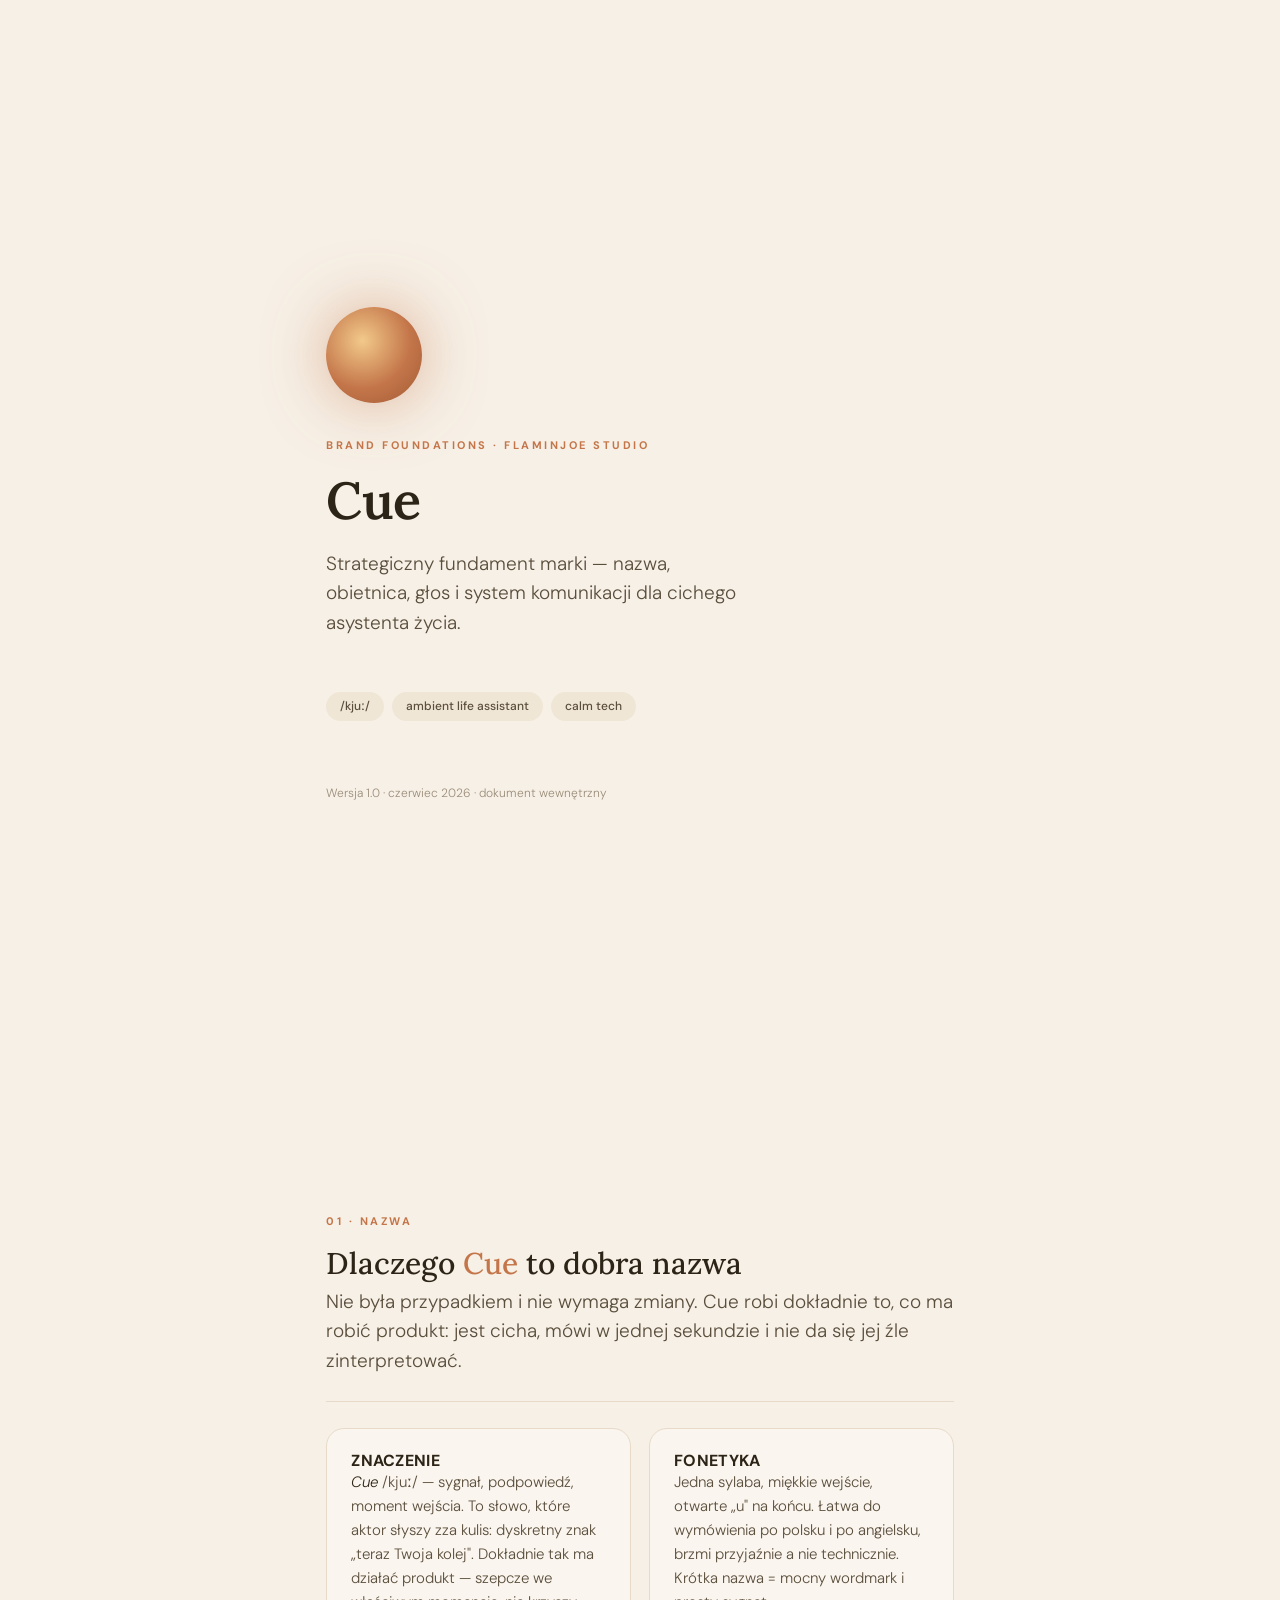
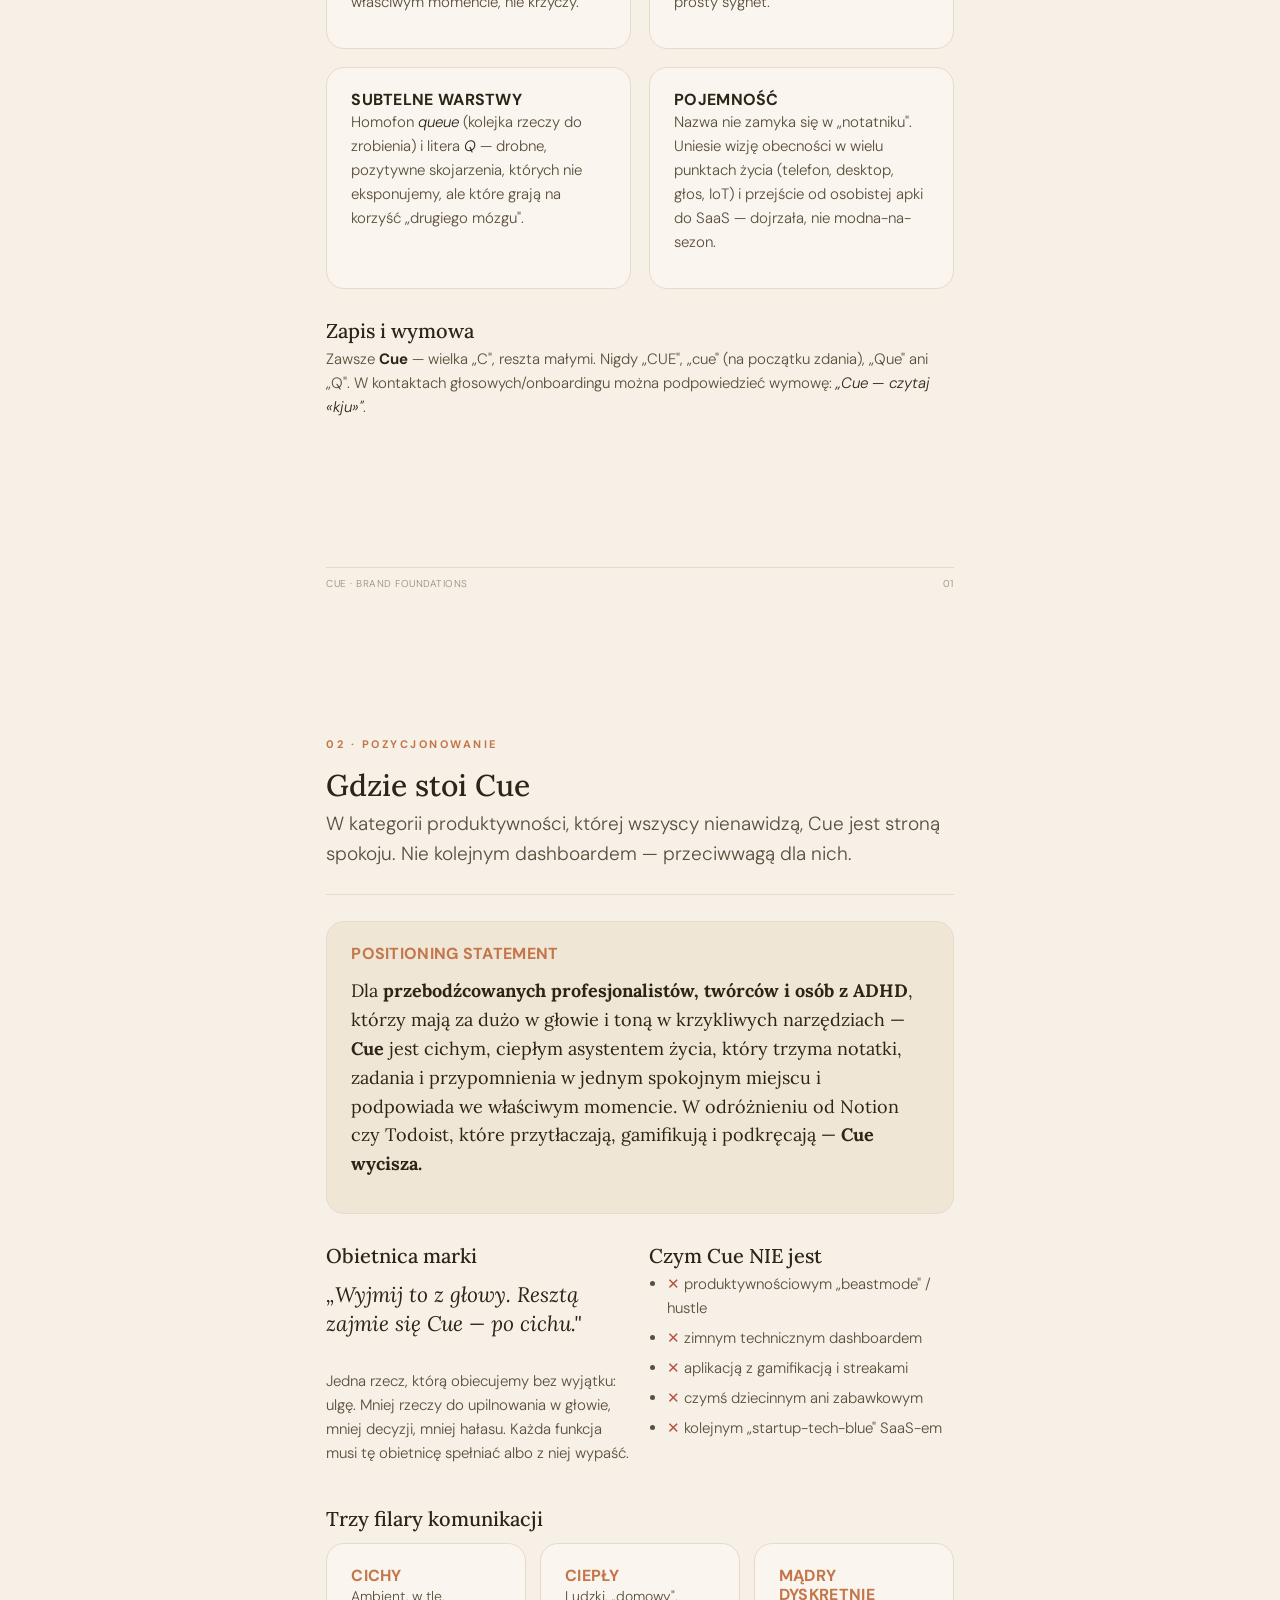
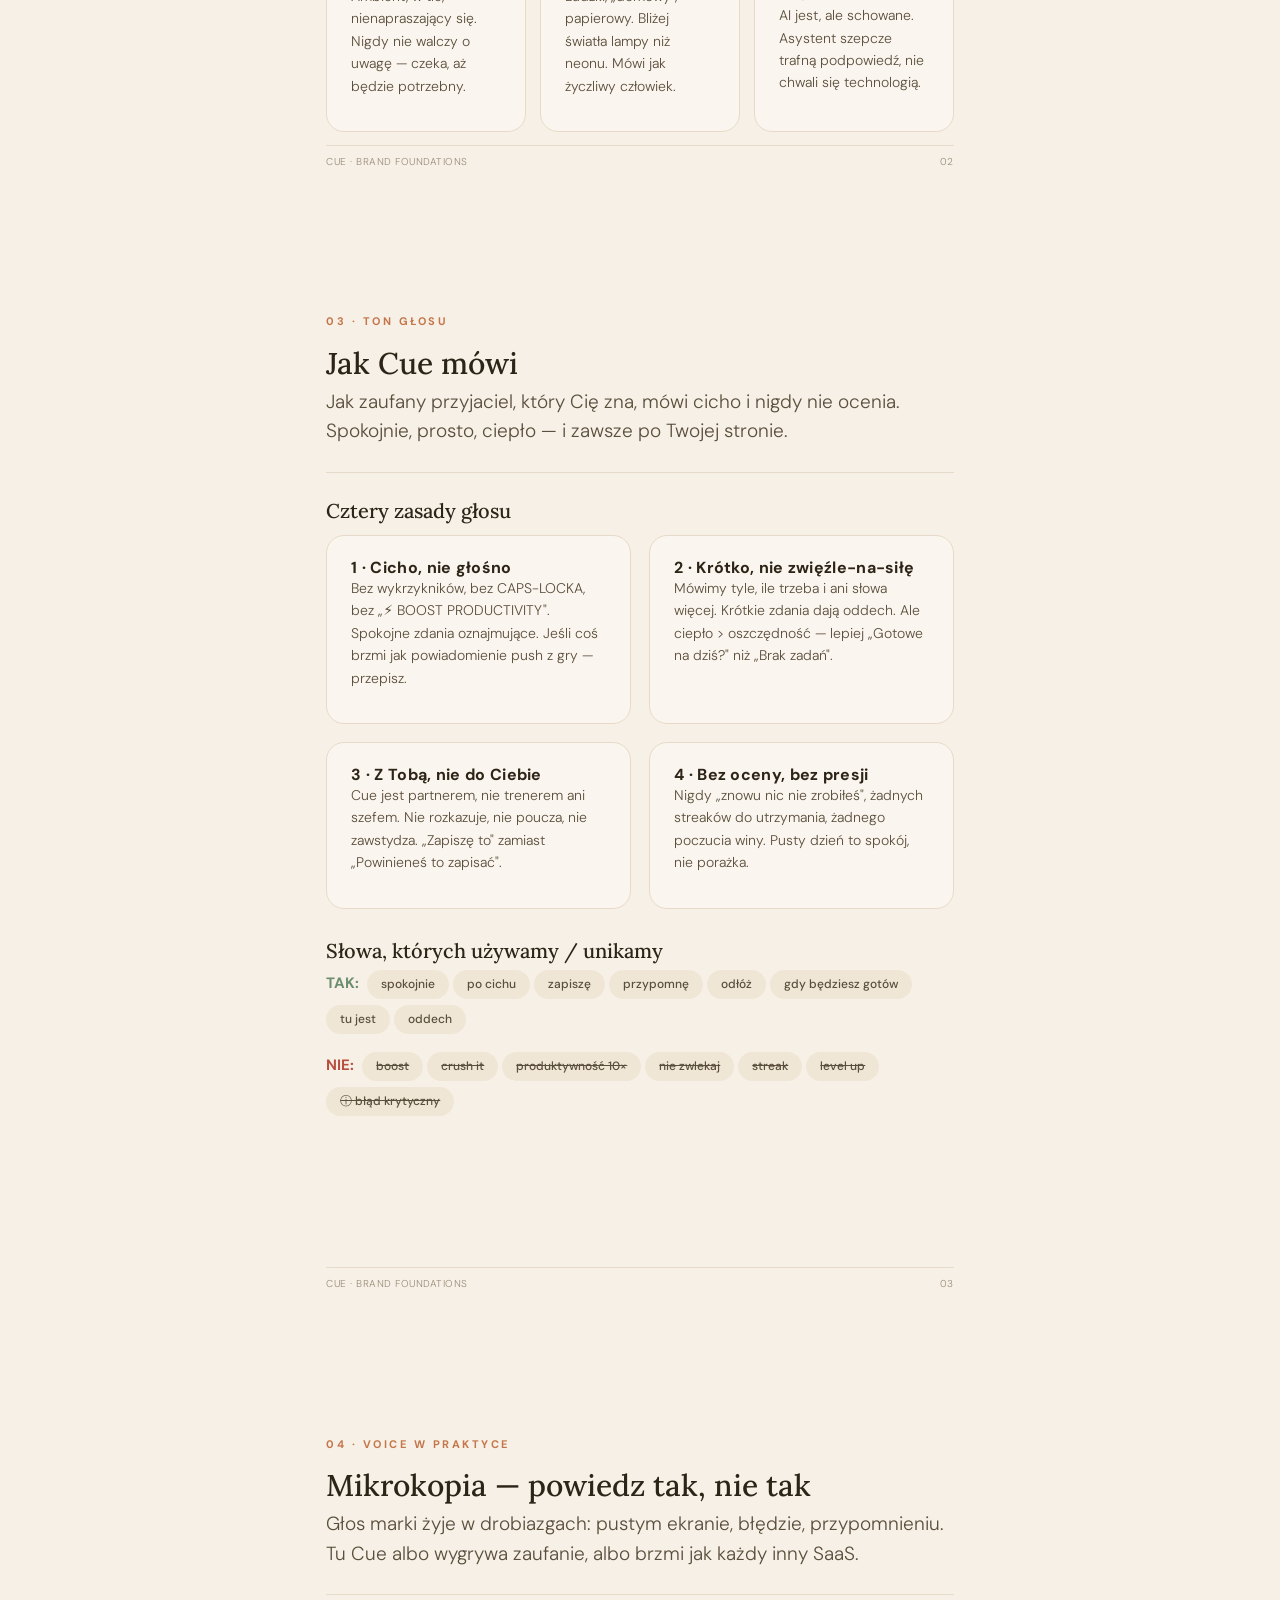
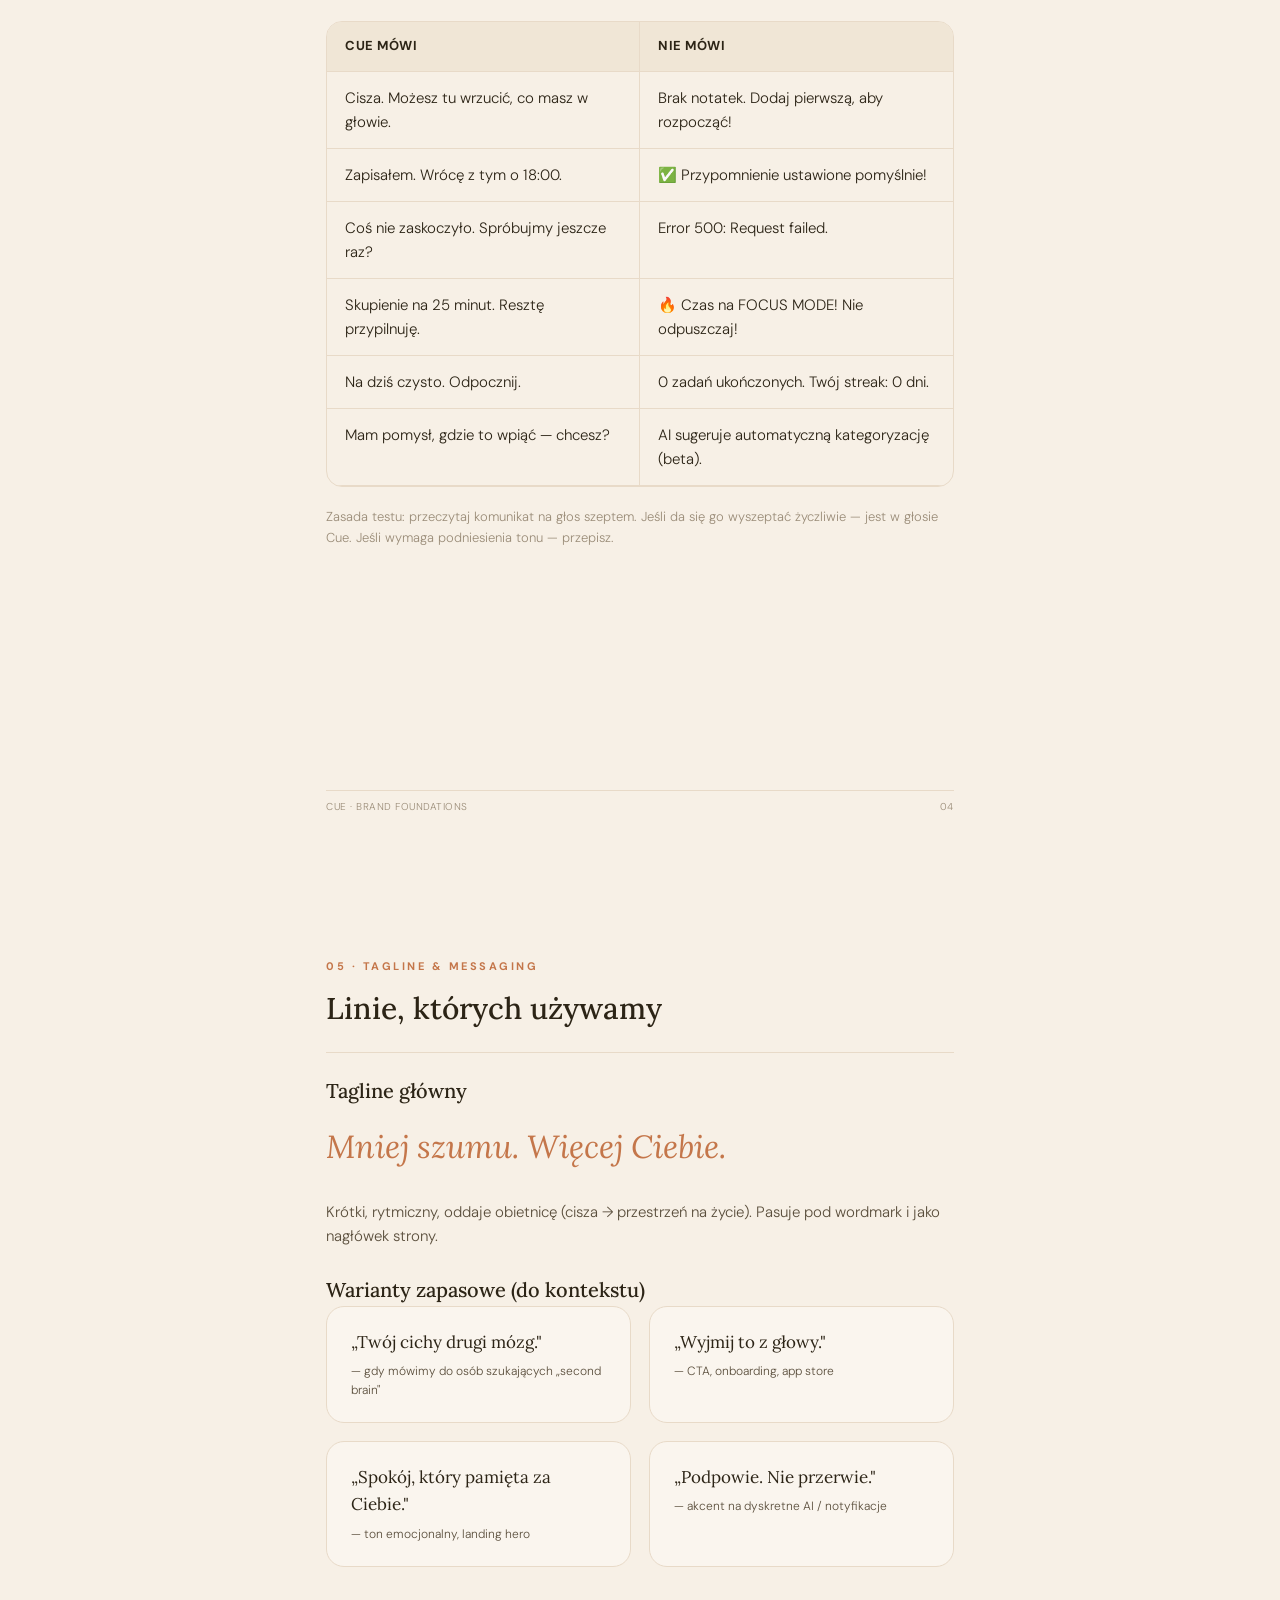
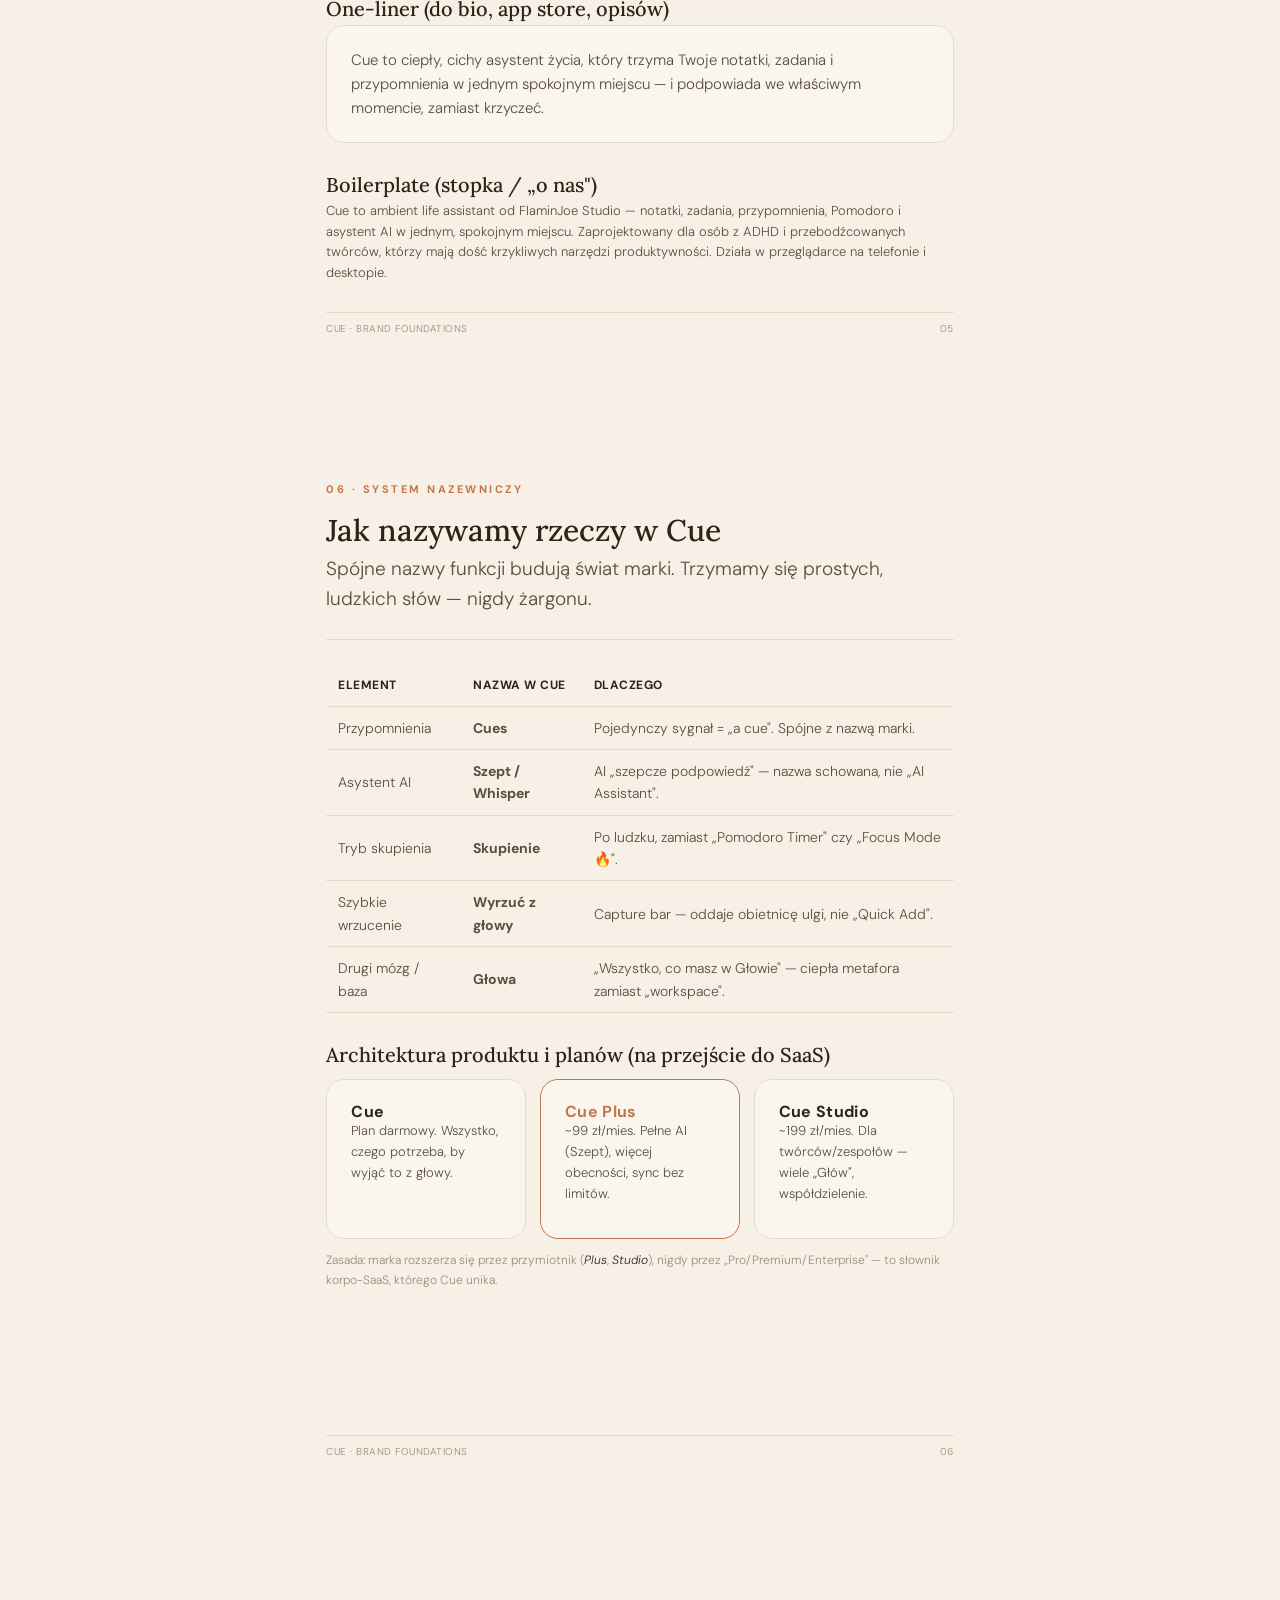
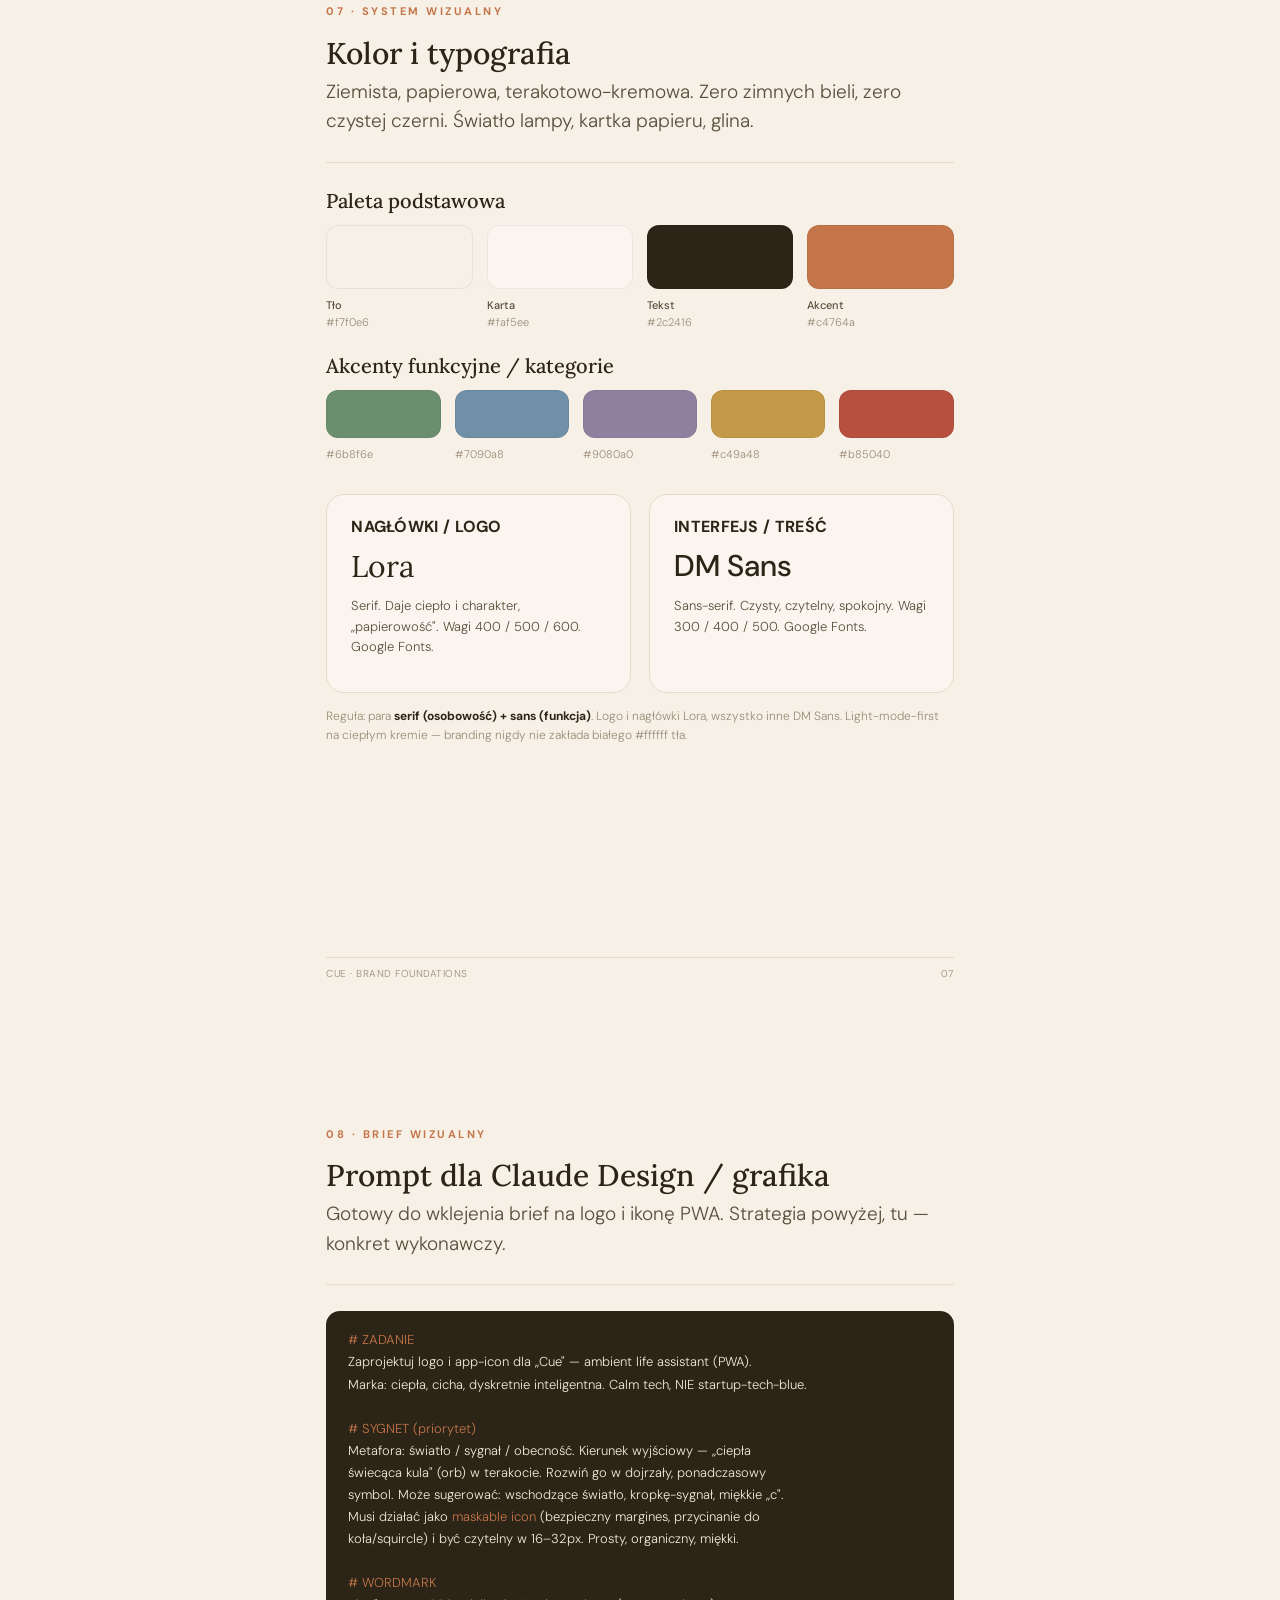
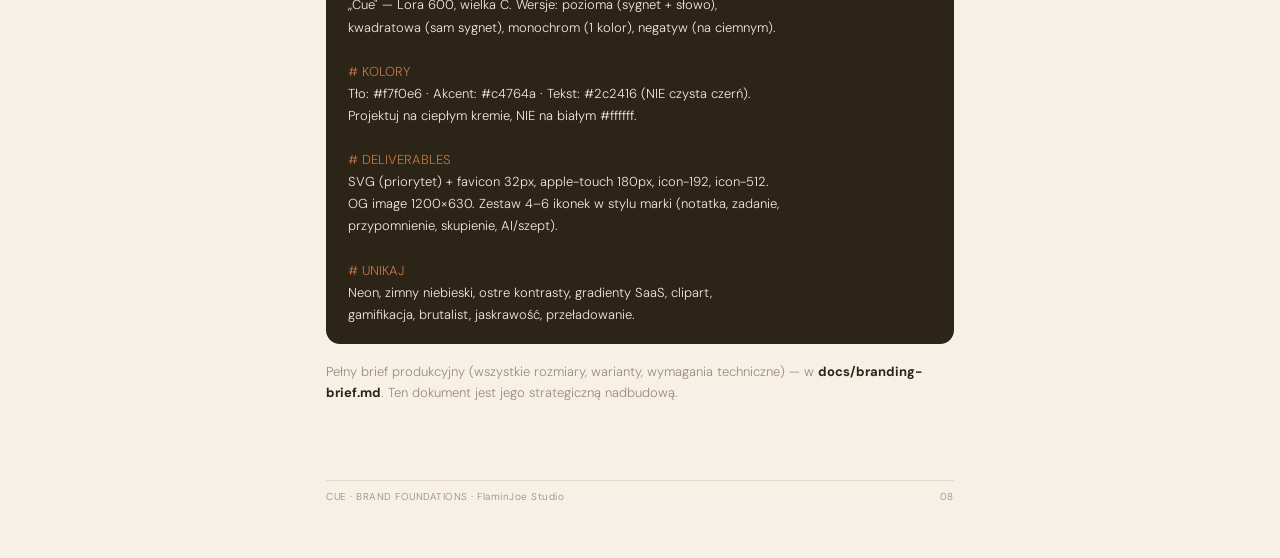
<file: docs/cue-brand.html>
<!DOCTYPE html>
<html lang="pl">
<head>
<meta charset="UTF-8">
<title>Cue — Brand Foundations</title>
<link rel="preconnect" href="https://fonts.googleapis.com">
<link rel="preconnect" href="https://fonts.gstatic.com" crossorigin>
<link href="https://fonts.googleapis.com/css2?family=Lora:ital,wght@0,400;0,500;0,600;1,400&family=DM+Sans:wght@300;400;500;700&display=swap" rel="stylesheet">
<style>
  :root{
    --bg:#f7f0e6; --bg2:#f0e6d6; --bg3:#e8dac8; --card:#faf5ee;
    --ink:#2c2416; --ink2:#5a4e3c; --ink3:#9a8c78;
    --accent:#c4764a; --green:#6b8f6e; --blue:#7090a8;
    --purple:#9080a0; --gold:#c49a48; --red:#b85040;
  }
  *{box-sizing:border-box; margin:0; padding:0;}
  html{-webkit-print-color-adjust:exact; print-color-adjust:exact;}
  body{
    font-family:'DM Sans',system-ui,sans-serif;
    color:var(--ink); background:var(--bg);
    font-weight:300; line-height:1.6; font-size:15px;
  }
  .page{
    width:210mm; min-height:297mm; margin:0 auto; padding:24mm 22mm;
    background:var(--bg); position:relative; page-break-after:always;
  }
  .page:last-child{page-break-after:auto;}
  h1,h2,h3,h4{font-family:'Lora',Georgia,serif; font-weight:500; color:var(--ink); line-height:1.2;}
  h1{font-size:52px; font-weight:600; letter-spacing:-0.5px;}
  h2{font-size:30px; margin-bottom:6px;}
  h3{font-size:20px; margin-bottom:4px;}
  h4{font-size:16px; font-family:'DM Sans'; font-weight:700; letter-spacing:0.3px;}
  p{margin-bottom:12px; color:var(--ink2);}
  strong{font-weight:700; color:var(--ink);}
  em{font-style:italic; color:var(--ink);}
  .eyebrow{font-family:'DM Sans'; font-weight:700; font-size:11px; letter-spacing:2.5px; text-transform:uppercase; color:var(--accent); margin-bottom:14px;}
  .lead{font-size:19px; line-height:1.55; color:var(--ink2); font-weight:300;}
  .divider{height:1px; background:var(--bg3); border:none; margin:26px 0;}
  .section{margin-top:30px;}
  .grid2{display:grid; grid-template-columns:1fr 1fr; gap:18px;}
  .grid3{display:grid; grid-template-columns:1fr 1fr 1fr; gap:14px;}
  .card{background:var(--card); border-radius:18px; padding:22px 24px; border:1px solid var(--bg3);}
  .pill{display:inline-block; background:var(--bg2); border-radius:999px; padding:5px 14px; font-size:12px; font-weight:500; color:var(--ink2); margin:3px 4px 3px 0;}
  .accent{color:var(--accent);}
  ul{margin:0 0 12px 18px;} li{margin-bottom:6px; color:var(--ink2);}
  .yes{color:var(--green); font-weight:700;}
  .no{color:var(--red); font-weight:700;}
  .quote{font-family:'Lora',serif; font-style:italic; font-size:24px; line-height:1.4; color:var(--ink); padding:18px 0;}
  .vo-grid{display:grid; grid-template-columns:1fr 1fr; gap:0; border:1px solid var(--bg3); border-radius:16px; overflow:hidden;}
  .vo-grid > div{padding:14px 18px; border-bottom:1px solid var(--bg3);}
  .vo-grid .h{background:var(--bg2); font-weight:700; font-family:'DM Sans'; color:var(--ink); font-size:13px; letter-spacing:0.5px;}
  .vo-grid .say{border-right:1px solid var(--bg3);}
  .swatch{height:64px; border-radius:12px; margin-bottom:8px; border:1px solid rgba(0,0,0,0.06);}
  .sw-label{font-size:11px; font-weight:500; color:var(--ink2);}
  .sw-hex{font-size:11px; color:var(--ink3); font-family:'DM Sans';}
  .logo-mark{display:flex; align-items:center; gap:16px; margin-bottom:40px;}
  .orb{width:46px; height:46px; border-radius:50%;
    background:radial-gradient(circle at 38% 35%, #f2c98a 0%, var(--accent) 55%, #a35a34 100%);
    box-shadow:0 0 28px rgba(196,118,74,0.45);}
  .wordmark{font-family:'Lora',serif; font-weight:600; font-size:34px; letter-spacing:-0.5px;}
  .cover{display:flex; flex-direction:column; justify-content:center; min-height:249mm;}
  .cover .orb{width:96px; height:96px; box-shadow:0 0 60px rgba(196,118,74,0.5); margin-bottom:34px;}
  .footer{position:absolute; bottom:14mm; left:22mm; right:22mm; display:flex; justify-content:space-between; font-size:10px; color:var(--ink3); letter-spacing:0.5px; border-top:1px solid var(--bg3); padding-top:8px;}
  .num{font-variant-numeric:tabular-nums;}
  .codebox{background:var(--ink); color:#f2e9da; border-radius:14px; padding:18px 22px; font-family:'DM Sans'; font-size:13px; line-height:1.7;}
  .codebox .c{color:var(--accent);}
  table.naming{width:100%; border-collapse:collapse; font-size:14px;}
  table.naming td,table.naming th{text-align:left; padding:10px 12px; border-bottom:1px solid var(--bg3); color:var(--ink2);}
  table.naming th{font-family:'DM Sans'; font-weight:700; color:var(--ink); font-size:12px; letter-spacing:0.5px; text-transform:uppercase;}
  .tag{font-weight:700; color:var(--accent);}
</style>
</head>
<body>

<!-- COVER -->
<div class="page">
  <div class="cover">
    <div class="orb"></div>
    <div class="eyebrow">Brand Foundations · FlaminJoe Studio</div>
    <h1>Cue</h1>
    <p class="lead" style="max-width:420px; margin-top:18px;">Strategiczny fundament marki — nazwa, obietnica, głos i system komunikacji dla cichego asystenta życia.</p>
    <div style="margin-top:40px;">
      <span class="pill">/kjuː/</span>
      <span class="pill">ambient life assistant</span>
      <span class="pill">calm tech</span>
    </div>
    <p style="margin-top:60px; font-size:12px; color:var(--ink3);">Wersja 1.0 · czerwiec 2026 · dokument wewnętrzny</p>
  </div>
</div>

<!-- 1. NAZWA -->
<div class="page">
  <div class="eyebrow">01 · Nazwa</div>
  <h2>Dlaczego <span class="accent">Cue</span> to dobra nazwa</h2>
  <p class="lead">Nie była przypadkiem i nie wymaga zmiany. Cue robi dokładnie to, co ma robić produkt: jest cicha, mówi w jednej sekundzie i nie da się jej źle zinterpretować.</p>
  <hr class="divider">
  <div class="grid2">
    <div class="card">
      <h4>ZNACZENIE</h4>
      <p><em>Cue</em> /kjuː/ — sygnał, podpowiedź, moment wejścia. To słowo, które aktor słyszy zza kulis: dyskretny znak „teraz Twoja kolej". Dokładnie tak ma działać produkt — szepcze we właściwym momencie, nie krzyczy.</p>
    </div>
    <div class="card">
      <h4>FONETYKA</h4>
      <p>Jedna sylaba, miękkie wejście, otwarte „u" na końcu. Łatwa do wymówienia po polsku i po angielsku, brzmi przyjaźnie a nie technicznie. Krótka nazwa = mocny wordmark i prosty sygnet.</p>
    </div>
    <div class="card">
      <h4>SUBTELNE WARSTWY</h4>
      <p>Homofon <em>queue</em> (kolejka rzeczy do zrobienia) i litera <em>Q</em> — drobne, pozytywne skojarzenia, których nie eksponujemy, ale które grają na korzyść „drugiego mózgu".</p>
    </div>
    <div class="card">
      <h4>POJEMNOŚĆ</h4>
      <p>Nazwa nie zamyka się w „notatniku". Uniesie wizję obecności w wielu punktach życia (telefon, desktop, głos, IoT) i przejście od osobistej apki do SaaS — dojrzała, nie modna-na-sezon.</p>
    </div>
  </div>
  <div class="section">
    <h3>Zapis i wymowa</h3>
    <p>Zawsze <strong>Cue</strong> — wielka „C", reszta małymi. Nigdy „CUE", „cue" (na początku zdania), „Que" ani „Q". W kontaktach głosowych/onboardingu można podpowiedzieć wymowę: <em>„Cue — czytaj «kju»"</em>.</p>
  </div>
  <div class="footer"><span>CUE · BRAND FOUNDATIONS</span><span class="num">01</span></div>
</div>

<!-- 2. POZYCJONOWANIE -->
<div class="page">
  <div class="eyebrow">02 · Pozycjonowanie</div>
  <h2>Gdzie stoi Cue</h2>
  <p class="lead">W kategorii produktywności, której wszyscy nienawidzą, Cue jest stroną spokoju. Nie kolejnym dashboardem — przeciwwagą dla nich.</p>
  <hr class="divider">
  <div class="card" style="background:var(--bg2);">
    <h4 style="color:var(--accent); margin-bottom:14px;">POSITIONING STATEMENT</h4>
    <p style="font-family:'Lora',serif; font-size:18px; line-height:1.6; color:var(--ink);">
      Dla <strong>przebodźcowanych profesjonalistów, twórców i osób z ADHD</strong>, którzy mają za dużo w głowie i toną w krzykliwych narzędziach —
      <strong>Cue</strong> jest cichym, ciepłym asystentem życia, który trzyma notatki, zadania i przypomnienia w jednym spokojnym miejscu i podpowiada we właściwym momencie.
      W odróżnieniu od Notion czy Todoist, które przytłaczają, gamifikują i podkręcają — <strong>Cue wycisza.</strong>
    </p>
  </div>
  <div class="section grid2">
    <div>
      <h3>Obietnica marki</h3>
      <p class="quote" style="font-size:21px; padding-top:8px;">„Wyjmij to z głowy. Resztą zajmie się Cue — po cichu."</p>
      <p>Jedna rzecz, którą obiecujemy bez wyjątku: ulgę. Mniej rzeczy do upilnowania w głowie, mniej decyzji, mniej hałasu. Każda funkcja musi tę obietnicę spełniać albo z niej wypaść.</p>
    </div>
    <div>
      <h3>Czym Cue NIE jest</h3>
      <ul>
        <li><span class="no">✕</span> produktywnościowym „beastmode" / hustle</li>
        <li><span class="no">✕</span> zimnym technicznym dashboardem</li>
        <li><span class="no">✕</span> aplikacją z gamifikacją i streakami</li>
        <li><span class="no">✕</span> czymś dziecinnym ani zabawkowym</li>
        <li><span class="no">✕</span> kolejnym „startup-tech-blue" SaaS-em</li>
      </ul>
    </div>
  </div>
  <div class="section">
    <h3>Trzy filary komunikacji</h3>
    <div class="grid3" style="margin-top:12px;">
      <div class="card"><h4 class="accent">CICHY</h4><p style="font-size:14px;">Ambient, w tle, nienapraszający się. Nigdy nie walczy o uwagę — czeka, aż będzie potrzebny.</p></div>
      <div class="card"><h4 class="accent">CIEPŁY</h4><p style="font-size:14px;">Ludzki, „domowy", papierowy. Bliżej światła lampy niż neonu. Mówi jak życzliwy człowiek.</p></div>
      <div class="card"><h4 class="accent">MĄDRY DYSKRETNIE</h4><p style="font-size:14px;">AI jest, ale schowane. Asystent szepcze trafną podpowiedź, nie chwali się technologią.</p></div>
    </div>
  </div>
  <div class="footer"><span>CUE · BRAND FOUNDATIONS</span><span class="num">02</span></div>
</div>

<!-- 3. TON GŁOSU -->
<div class="page">
  <div class="eyebrow">03 · Ton głosu</div>
  <h2>Jak Cue mówi</h2>
  <p class="lead">Jak zaufany przyjaciel, który Cię zna, mówi cicho i nigdy nie ocenia. Spokojnie, prosto, ciepło — i zawsze po Twojej stronie.</p>
  <hr class="divider">
  <h3>Cztery zasady głosu</h3>
  <div class="grid2" style="margin-top:12px;">
    <div class="card"><h4>1 · Cicho, nie głośno</h4><p style="font-size:14px;">Bez wykrzykników, bez CAPS-LOCKA, bez „⚡ BOOST PRODUCTIVITY". Spokojne zdania oznajmujące. Jeśli coś brzmi jak powiadomienie push z gry — przepisz.</p></div>
    <div class="card"><h4>2 · Krótko, nie zwięźle-na-siłę</h4><p style="font-size:14px;">Mówimy tyle, ile trzeba i ani słowa więcej. Krótkie zdania dają oddech. Ale ciepło > oszczędność — lepiej „Gotowe na dziś?" niż „Brak zadań".</p></div>
    <div class="card"><h4>3 · Z Tobą, nie do Ciebie</h4><p style="font-size:14px;">Cue jest partnerem, nie trenerem ani szefem. Nie rozkazuje, nie poucza, nie zawstydza. „Zapiszę to" zamiast „Powinieneś to zapisać".</p></div>
    <div class="card"><h4>4 · Bez oceny, bez presji</h4><p style="font-size:14px;">Nigdy „znowu nic nie zrobiłeś", żadnych streaków do utrzymania, żadnego poczucia winy. Pusty dzień to spokój, nie porażka.</p></div>
  </div>
  <div class="section">
    <h3>Słowa, których używamy / unikamy</h3>
    <p><span class="yes">TAK:</span> &nbsp;<span class="pill">spokojnie</span><span class="pill">po cichu</span><span class="pill">zapiszę</span><span class="pill">przypomnę</span><span class="pill">odłóż</span><span class="pill">gdy będziesz gotów</span><span class="pill">tu jest</span><span class="pill">oddech</span></p>
    <p style="margin-top:10px;"><span class="no">NIE:</span> &nbsp;<span class="pill" style="text-decoration:line-through;">boost</span><span class="pill" style="text-decoration:line-through;">crush it</span><span class="pill" style="text-decoration:line-through;">produktywność 10×</span><span class="pill" style="text-decoration:line-through;">nie zwlekaj</span><span class="pill" style="text-decoration:line-through;">streak</span><span class="pill" style="text-decoration:line-through;">level up</span><span class="pill" style="text-decoration:line-through;">ⓘ błąd krytyczny</span></p>
  </div>
  <div class="footer"><span>CUE · BRAND FOUNDATIONS</span><span class="num">03</span></div>
</div>

<!-- 4. VOICE W PRAKTYCE -->
<div class="page">
  <div class="eyebrow">04 · Voice w praktyce</div>
  <h2>Mikrokopia — powiedz tak, nie tak</h2>
  <p class="lead">Głos marki żyje w drobiazgach: pustym ekranie, błędzie, przypomnieniu. Tu Cue albo wygrywa zaufanie, albo brzmi jak każdy inny SaaS.</p>
  <hr class="divider">
  <div class="vo-grid">
    <div class="h say">CUE MÓWI</div><div class="h">NIE MÓWI</div>
    <div class="say">Cisza. Możesz tu wrzucić, co masz w głowie.</div><div>Brak notatek. Dodaj pierwszą, aby rozpocząć!</div>
    <div class="say">Zapisałem. Wrócę z tym o 18:00.</div><div>✅ Przypomnienie ustawione pomyślnie!</div>
    <div class="say">Coś nie zaskoczyło. Spróbujmy jeszcze raz?</div><div>Error 500: Request failed.</div>
    <div class="say">Skupienie na 25 minut. Resztę przypilnuję.</div><div>🔥 Czas na FOCUS MODE! Nie odpuszczaj!</div>
    <div class="say">Na dziś czysto. Odpocznij.</div><div>0 zadań ukończonych. Twój streak: 0 dni.</div>
    <div class="say">Mam pomysł, gdzie to wpiąć — chcesz?</div><div>AI sugeruje automatyczną kategoryzację (beta).</div>
  </div>
  <p style="margin-top:20px; font-size:13px; color:var(--ink3);">Zasada testu: przeczytaj komunikat na głos szeptem. Jeśli da się go wyszeptać życzliwie — jest w głosie Cue. Jeśli wymaga podniesienia tonu — przepisz.</p>
  <div class="footer"><span>CUE · BRAND FOUNDATIONS</span><span class="num">04</span></div>
</div>

<!-- 5. TAGLINE & MESSAGING -->
<div class="page">
  <div class="eyebrow">05 · Tagline & messaging</div>
  <h2>Linie, których używamy</h2>
  <hr class="divider">
  <h3>Tagline główny</h3>
  <p class="quote" style="font-size:32px; color:var(--accent);">Mniej szumu. Więcej Ciebie.</p>
  <p>Krótki, rytmiczny, oddaje obietnicę (cisza → przestrzeń na życie). Pasuje pod wordmark i jako nagłówek strony.</p>
  <div class="section">
    <h3>Warianty zapasowe (do kontekstu)</h3>
    <div class="grid2">
      <div class="card"><p style="font-family:'Lora',serif; font-size:17px; color:var(--ink); margin:0;">„Twój cichy drugi mózg."</p><p style="font-size:12px; margin:6px 0 0;">— gdy mówimy do osób szukających „second brain"</p></div>
      <div class="card"><p style="font-family:'Lora',serif; font-size:17px; color:var(--ink); margin:0;">„Wyjmij to z głowy."</p><p style="font-size:12px; margin:6px 0 0;">— CTA, onboarding, app store</p></div>
      <div class="card"><p style="font-family:'Lora',serif; font-size:17px; color:var(--ink); margin:0;">„Spokój, który pamięta za Ciebie."</p><p style="font-size:12px; margin:6px 0 0;">— ton emocjonalny, landing hero</p></div>
      <div class="card"><p style="font-family:'Lora',serif; font-size:17px; color:var(--ink); margin:0;">„Podpowie. Nie przerwie."</p><p style="font-size:12px; margin:6px 0 0;">— akcent na dyskretne AI / notyfikacje</p></div>
    </div>
  </div>
  <div class="section">
    <h3>One-liner (do bio, app store, opisów)</h3>
    <p class="card" style="font-size:15px;">Cue to ciepły, cichy asystent życia, który trzyma Twoje notatki, zadania i przypomnienia w jednym spokojnym miejscu — i podpowiada we właściwym momencie, zamiast krzyczeć.</p>
  </div>
  <div class="section">
    <h3>Boilerplate (stopka / „o nas")</h3>
    <p style="font-size:13px;">Cue to ambient life assistant od FlaminJoe Studio — notatki, zadania, przypomnienia, Pomodoro i asystent AI w jednym, spokojnym miejscu. Zaprojektowany dla osób z ADHD i przebodźcowanych twórców, którzy mają dość krzykliwych narzędzi produktywności. Działa w przeglądarce na telefonie i desktopie.</p>
  </div>
  <div class="footer"><span>CUE · BRAND FOUNDATIONS</span><span class="num">05</span></div>
</div>

<!-- 6. SYSTEM NAZEWNICZY -->
<div class="page">
  <div class="eyebrow">06 · System nazewniczy</div>
  <h2>Jak nazywamy rzeczy w Cue</h2>
  <p class="lead">Spójne nazwy funkcji budują świat marki. Trzymamy się prostych, ludzkich słów — nigdy żargonu.</p>
  <hr class="divider">
  <table class="naming">
    <tr><th>Element</th><th>Nazwa w Cue</th><th>Dlaczego</th></tr>
    <tr><td>Przypomnienia</td><td class="tag">Cues</td><td>Pojedynczy sygnał = „a cue". Spójne z nazwą marki.</td></tr>
    <tr><td>Asystent AI</td><td class="tag">Szept / Whisper</td><td>AI „szepcze podpowiedź" — nazwa schowana, nie „AI Assistant".</td></tr>
    <tr><td>Tryb skupienia</td><td class="tag">Skupienie</td><td>Po ludzku, zamiast „Pomodoro Timer" czy „Focus Mode 🔥".</td></tr>
    <tr><td>Szybkie wrzucenie</td><td class="tag">Wyrzuć z głowy</td><td>Capture bar — oddaje obietnicę ulgi, nie „Quick Add".</td></tr>
    <tr><td>Drugi mózg / baza</td><td class="tag">Głowa</td><td>„Wszystko, co masz w Głowie" — ciepła metafora zamiast „workspace".</td></tr>
  </table>
  <div class="section">
    <h3>Architektura produktu i planów (na przejście do SaaS)</h3>
    <div class="grid3" style="margin-top:12px;">
      <div class="card"><h4>Cue</h4><p style="font-size:13px;">Plan darmowy. Wszystko, czego potrzeba, by wyjąć to z głowy.</p></div>
      <div class="card" style="border:1.5px solid var(--accent);"><h4 class="accent">Cue Plus</h4><p style="font-size:13px;">~99 zł/mies. Pełne AI (Szept), więcej obecności, sync bez limitów.</p></div>
      <div class="card"><h4>Cue Studio</h4><p style="font-size:13px;">~199 zł/mies. Dla twórców/zespołów — wiele „Głów", współdzielenie.</p></div>
    </div>
    <p style="font-size:12px; color:var(--ink3); margin-top:12px;">Zasada: marka rozszerza się przez przymiotnik (<em>Plus</em>, <em>Studio</em>), nigdy przez „Pro/Premium/Enterprise" — to słownik korpo-SaaS, którego Cue unika.</p>
  </div>
  <div class="footer"><span>CUE · BRAND FOUNDATIONS</span><span class="num">06</span></div>
</div>

<!-- 7. WIZUALNY SYSTEM -->
<div class="page">
  <div class="eyebrow">07 · System wizualny</div>
  <h2>Kolor i typografia</h2>
  <p class="lead">Ziemista, papierowa, terakotowo-kremowa. Zero zimnych bieli, zero czystej czerni. Światło lampy, kartka papieru, glina.</p>
  <hr class="divider">
  <h3>Paleta podstawowa</h3>
  <div class="grid3" style="margin-top:12px; grid-template-columns:repeat(4,1fr);">
    <div><div class="swatch" style="background:#f7f0e6;"></div><div class="sw-label">Tło</div><div class="sw-hex">#f7f0e6</div></div>
    <div><div class="swatch" style="background:#faf5ee;"></div><div class="sw-label">Karta</div><div class="sw-hex">#faf5ee</div></div>
    <div><div class="swatch" style="background:#2c2416;"></div><div class="sw-label">Tekst</div><div class="sw-hex">#2c2416</div></div>
    <div><div class="swatch" style="background:#c4764a;"></div><div class="sw-label">Akcent</div><div class="sw-hex">#c4764a</div></div>
  </div>
  <h3 style="margin-top:22px;">Akcenty funkcyjne / kategorie</h3>
  <div class="grid3" style="margin-top:12px; grid-template-columns:repeat(5,1fr);">
    <div><div class="swatch" style="background:#6b8f6e; height:48px;"></div><div class="sw-hex">#6b8f6e</div></div>
    <div><div class="swatch" style="background:#7090a8; height:48px;"></div><div class="sw-hex">#7090a8</div></div>
    <div><div class="swatch" style="background:#9080a0; height:48px;"></div><div class="sw-hex">#9080a0</div></div>
    <div><div class="swatch" style="background:#c49a48; height:48px;"></div><div class="sw-hex">#c49a48</div></div>
    <div><div class="swatch" style="background:#b85040; height:48px;"></div><div class="sw-hex">#b85040</div></div>
  </div>
  <div class="section grid2">
    <div class="card">
      <h4>NAGŁÓWKI / LOGO</h4>
      <p style="font-family:'Lora',serif; font-size:30px; color:var(--ink); margin:6px 0;">Lora</p>
      <p style="font-size:13px;">Serif. Daje ciepło i charakter, „papierowość". Wagi 400 / 500 / 600. Google Fonts.</p>
    </div>
    <div class="card">
      <h4>INTERFEJS / TREŚĆ</h4>
      <p style="font-family:'DM Sans',sans-serif; font-size:30px; font-weight:500; color:var(--ink); margin:6px 0;">DM Sans</p>
      <p style="font-size:13px;">Sans-serif. Czysty, czytelny, spokojny. Wagi 300 / 400 / 500. Google Fonts.</p>
    </div>
  </div>
  <p style="font-size:12px; color:var(--ink3); margin-top:14px;">Reguła: para <strong>serif (osobowość) + sans (funkcja)</strong>. Logo i nagłówki Lora, wszystko inne DM Sans. Light-mode-first na ciepłym kremie — branding nigdy nie zakłada białego #ffffff tła.</p>
  <div class="footer"><span>CUE · BRAND FOUNDATIONS</span><span class="num">07</span></div>
</div>

<!-- 8. PROMPT DLA CLAUDE DESIGN -->
<div class="page">
  <div class="eyebrow">08 · Brief wizualny</div>
  <h2>Prompt dla Claude Design / grafika</h2>
  <p class="lead">Gotowy do wklejenia brief na logo i ikonę PWA. Strategia powyżej, tu — konkret wykonawczy.</p>
  <hr class="divider">
  <div class="codebox">
<span class="c"># ZADANIE</span><br>
Zaprojektuj logo i app-icon dla „Cue" — ambient life assistant (PWA).<br>
Marka: ciepła, cicha, dyskretnie inteligentna. Calm tech, NIE startup-tech-blue.<br><br>
<span class="c"># SYGNET (priorytet)</span><br>
Metafora: światło / sygnał / obecność. Kierunek wyjściowy — „ciepła<br>
świecąca kula" (orb) w terakocie. Rozwiń go w dojrzały, ponadczasowy<br>
symbol. Może sugerować: wschodzące światło, kropkę-sygnał, miękkie „c".<br>
Musi działać jako <span class="c">maskable icon</span> (bezpieczny margines, przycinanie do<br>
koła/squircle) i być czytelny w 16–32px. Prosty, organiczny, miękki.<br><br>
<span class="c"># WORDMARK</span><br>
„Cue" — Lora 600, wielka C. Wersje: pozioma (sygnet + słowo),<br>
kwadratowa (sam sygnet), monochrom (1 kolor), negatyw (na ciemnym).<br><br>
<span class="c"># KOLORY</span><br>
Tło: #f7f0e6 · Akcent: #c4764a · Tekst: #2c2416 (NIE czysta czerń).<br>
Projektuj na ciepłym kremie, NIE na białym #ffffff.<br><br>
<span class="c"># DELIVERABLES</span><br>
SVG (priorytet) + favicon 32px, apple-touch 180px, icon-192, icon-512.<br>
OG image 1200×630. Zestaw 4–6 ikonek w stylu marki (notatka, zadanie,<br>
przypomnienie, skupienie, AI/szept).<br><br>
<span class="c"># UNIKAJ</span><br>
Neon, zimny niebieski, ostre kontrasty, gradienty SaaS, clipart,<br>
gamifikacja, brutalist, jaskrawość, przeładowanie.
  </div>
  <p style="margin-top:18px; font-size:13px; color:var(--ink3);">Pełny brief produkcyjny (wszystkie rozmiary, warianty, wymagania techniczne) — w <strong>docs/branding-brief.md</strong>. Ten dokument jest jego strategiczną nadbudową.</p>
  <div class="footer"><span>CUE · BRAND FOUNDATIONS · FlaminJoe Studio</span><span class="num">08</span></div>
</div>

</body>
</html>
</file>
